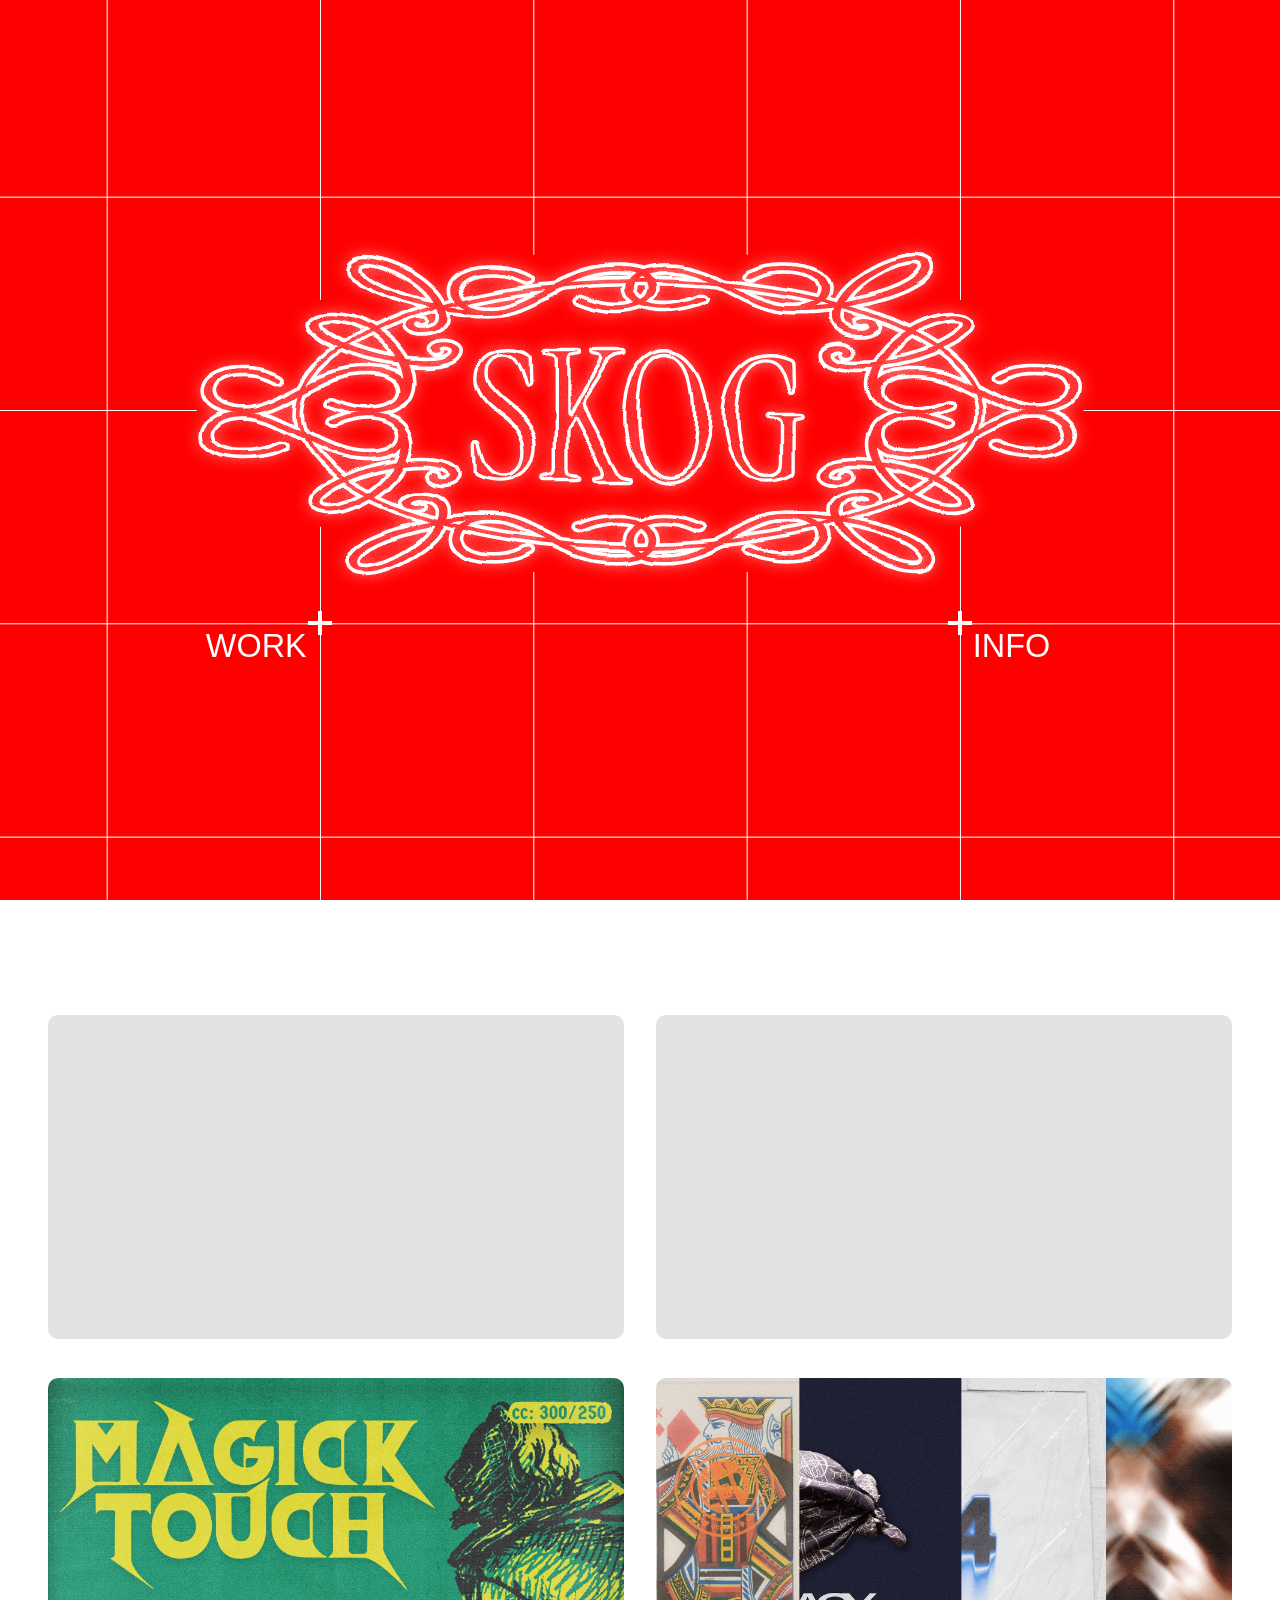
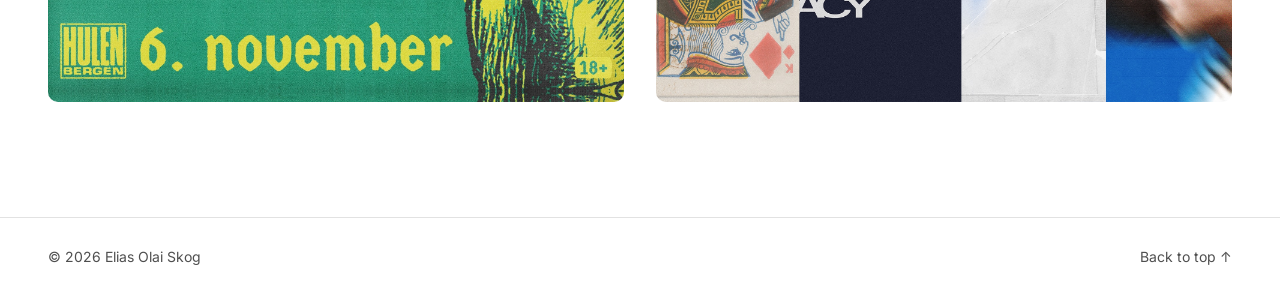
<file: index.html>
<!doctype html>
<html lang="en">
<head>
  <meta charset="utf-8">
  <meta name="viewport" content="width=device-width, initial-scale=1">
  <title>Elias Olai Skog – Graphic Designer</title>
  <meta name="description" content="Portfolio of Elias Olai Skog, graphic designer based in Bergen.">
  <link rel="preconnect" href="https://fonts.googleapis.com">
  <link rel="preconnect" href="https://fonts.gstatic.com" crossorigin>
  <link href="https://fonts.googleapis.com/css2?family=Oswald:wght@200..700&family=Inter:wght@400;500;600&display=swap" rel="stylesheet">
  <link rel="icon" type="image/png" href="assets/favicon.png">
  <link rel="stylesheet" href="style.css">
</head>
<body class="har-intro">

  <!-- ===== Header ===== -->
  <header class="header">
    <!-- Logoen: assets/Top Logo_1.svg, byttes til Top Logo_2.svg ved hover -->
    <nav class="wrap header-inner">
      <a href="#arbeid" class="nav-link">WORK</a>
      <a href="./" class="logo"><img class="logo-standard" src="assets/Top%20Logo_1.svg" alt="Elias Olai Skog – back to home"><img class="logo-hover" src="assets/Top%20Logo_2.svg" alt="" aria-hidden="true"></a>
      <a href="#info" class="nav-link nav-right">INFO</a>
    </nav>
  </header>

  <main>
    <!-- ===== Forside (det første man ser) =====
         Rutenettet har 6 kolonner med kvadratiske ruter. Logo, WORK og INFO
         er plassert på kryssene i rutenettet, akkurat som i Photoshop-skissen. -->
    <section class="intro" aria-label="Home">
      <!-- Filtre for skog-logoen: håndtegnet skjelving, vann og blekk (velges i script.js) -->
      <svg width="0" height="0" style="position:absolute" aria-hidden="true">
        <filter id="skog-wiggle" x="-2%" y="-5%" width="104%" height="110%">
          <feTurbulence type="fractalNoise" baseFrequency="0.02" numOctaves="2" seed="1" result="noise" />
          <feDisplacementMap in="SourceGraphic" in2="noise" scale="3" xChannelSelector="R" yChannelSelector="G" />
        </filter>
        <!-- Vanneffekt: myk, flytende bølging (styres fra script.js) -->
        <filter id="skog-vann" x="-3%" y="-8%" width="106%" height="116%" primitiveUnits="objectBoundingBox">
          <feTurbulence type="fractalNoise" baseFrequency="1.5 4" numOctaves="1" seed="4" result="noise" />
          <feDisplacementMap in="SourceGraphic" in2="noise" scale="0.008" xChannelSelector="R" yChannelSelector="G" />
        </filter>
        <!-- Blekk i vann: de hvite strekene forvrenges sakte, som blekk som flyter i vann,
             med en myk, kornete glow rundt. Grainen ligger bare på glowen,
             så selve logoen forblir hel (styres fra script.js) -->
        <filter id="skog-blekk" x="-10%" y="-25%" width="120%" height="150%" color-interpolation-filters="sRGB">
          <feTurbulence type="fractalNoise" baseFrequency="0.012" numOctaves="2" seed="3" result="stroem" />
          <feDisplacementMap in="SourceGraphic" in2="stroem" scale="10" xChannelSelector="R" yChannelSelector="G" result="blekk" />
          <feGaussianBlur in="blekk" stdDeviation="3" result="mykt" />
          <!-- Grain: baseFrequency styrer kornstørrelsen (høyere = finere korn),
               tallene «1.6 … 0.15» i kornmasken styrer hvor sterkt det er (lavere 1.6 = svakere) -->
          <feTurbulence type="fractalNoise" baseFrequency="1.8" numOctaves="1" seed="1" result="korn" />
          <feColorMatrix in="korn" type="matrix" values="0 0 0 0 1  0 0 0 0 1  0 0 0 0 1  1.6 0 0 0 0.15" result="kornmaske" />
          <feComposite in="mykt" in2="kornmaske" operator="in" result="sloerKorn" />
          <feColorMatrix in="sloerKorn" type="matrix" values="1 0 0 0 0  0 1 0 0 0  0 0 1 0 0  0 0 0 0.75 0" result="sloerSvak" />
          <feMerge>
            <feMergeNode in="sloerSvak" />
            <feMergeNode in="blekk" />
          </feMerge>
        </filter>
      </svg>
      <h1 class="intro-logo">
        <img src="assets/Skog%20Forside.svg" alt="Skog – Elias Olai Skog, graphic designer">
      </h1>
      <a href="#arbeid" class="intro-link intro-work">
        <span class="plus" aria-hidden="true"></span><span class="label">WORK</span>
      </a>
      <a href="#info" class="intro-link intro-about">
        <span class="plus" aria-hidden="true"></span><span class="label">INFO</span>
      </a>
    </section>

    <!-- ===== Prosjektgalleri =====
         Plassholdere – byttes ut med ekte prosjekter senere.
         Nytt prosjekt: kopier en <a class="card">-blokk, bytt bilde,
         tittel og årstall, og lenk til en egen prosjektside. -->
    <section id="arbeid" class="section">
      <div class="wrap">
        <div class="grid">

          <a href="prosjekter/arboretet.html" class="card reveal">
            <div class="card-img">
              <video src="prosjekter/Prosjekt%201/arboretet-video.mp4" autoplay muted loop playsinline preload="auto" aria-label="Logo animation for Arboretet"></video>
              <div class="card-meta"><strong>Arboretet</strong><span>2026</span></div>
            </div>
          </a>

          <a href="prosjekter/cinematic-animation.html" class="card reveal">
            <div class="card-img">
              <video src="prosjekter/Prosjekt%202/cinematic-square-thumbnail.mp4" autoplay muted loop playsinline preload="auto" aria-label="Cinematic animation"></video>
              <div class="card-meta"><strong>Cinematic Animation</strong><span>2025</span></div>
            </div>
          </a>

          <a href="prosjekter/magick-touch.html" class="card reveal">
            <div class="card-img">
              <img src="prosjekter/Prosjekt%203/1-banner-thumbnail.jpg" alt="Banner for the Magick Touch concert at HULEN Bergen">
              <div class="card-meta"><strong>Magick Touch</strong><span>2026</span></div>
            </div>
          </a>

          <a href="prosjekter/album-covers.html" class="card reveal">
            <div class="card-img">
              <img src="prosjekter/Prosjekt%204/web/thumbnail.jpg" alt="Album covers by Elias Olai Skog">
              <div class="card-meta"><strong>Album Covers</strong><span>2024–2026</span></div>
            </div>
          </a>

        </div>
      </div>
    </section>

  </main>

  <footer class="footer">
    <div class="wrap">
      <span>© <span data-year>2026</span> Elias Olai Skog</span>
      <a href="#">Back to top ↑</a>
    </div>
  </footer>

  <script src="script.js"></script>
</body>
</html>
</file>
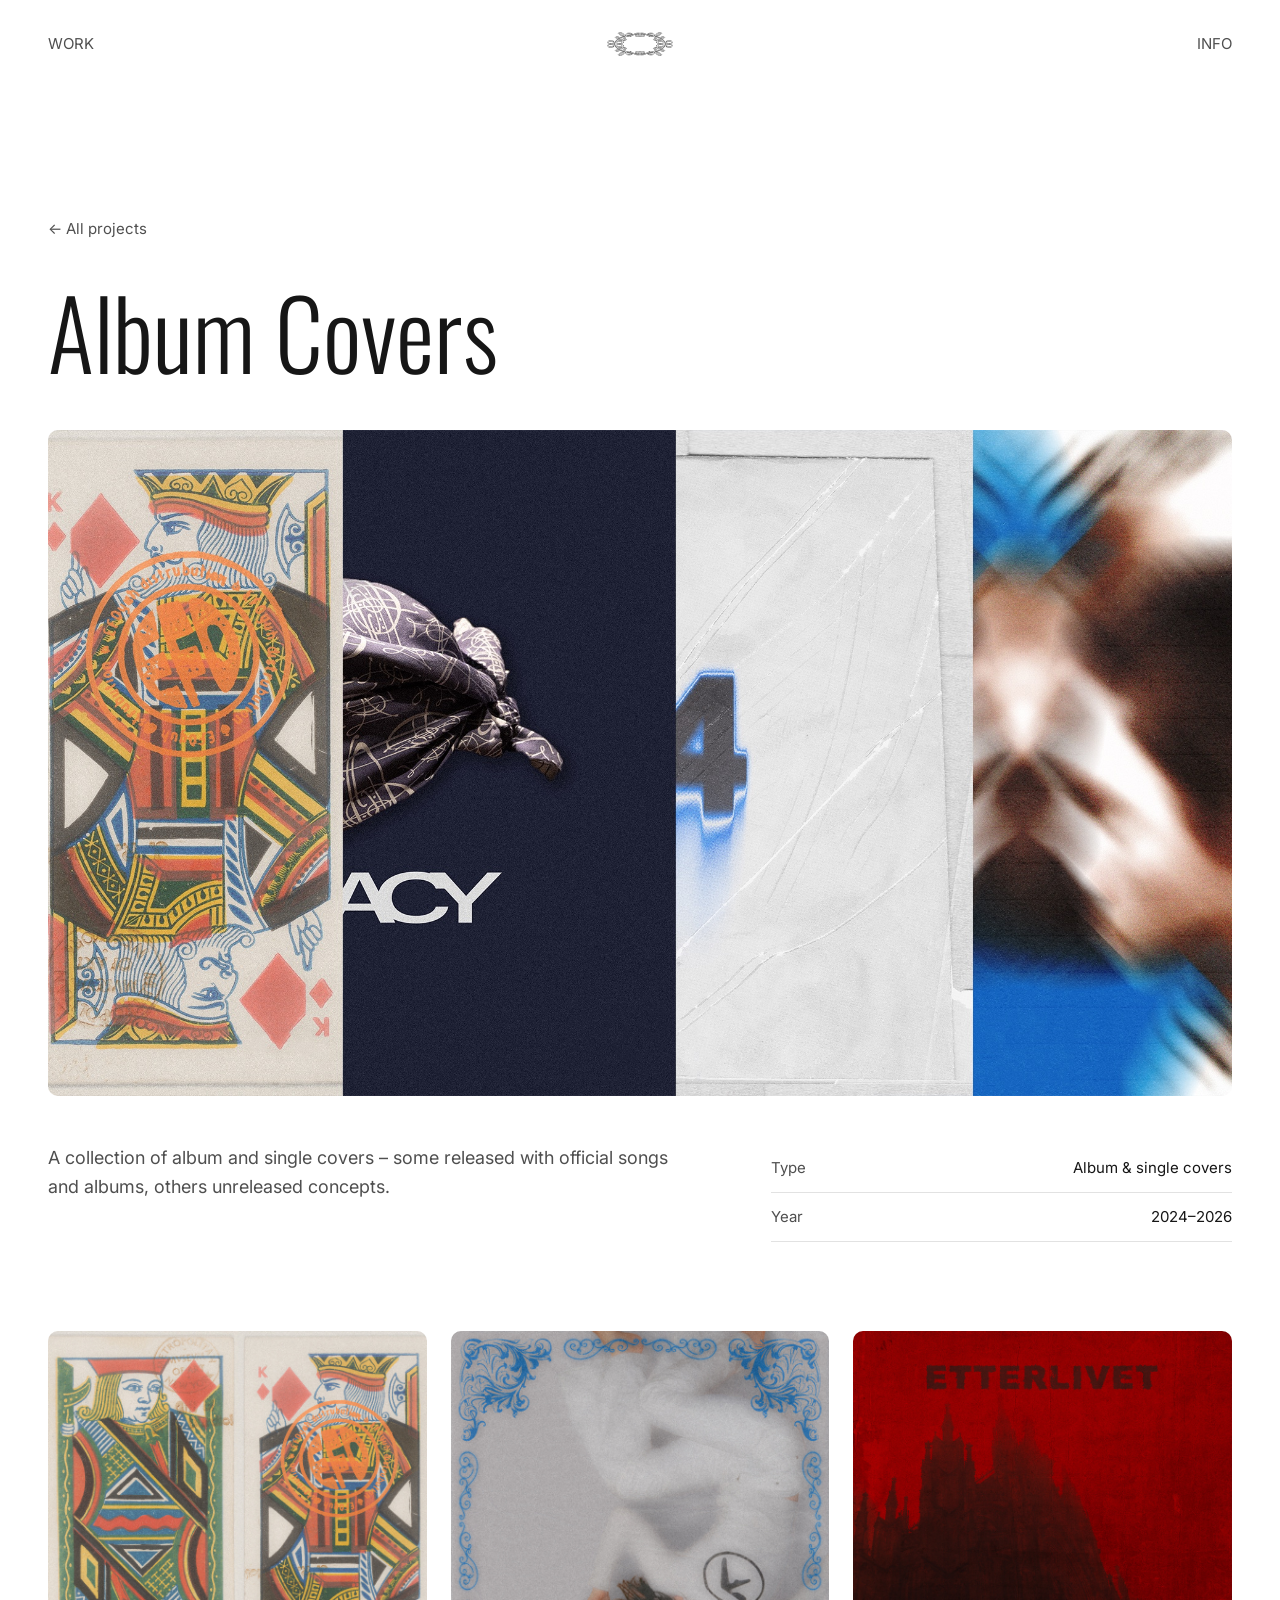
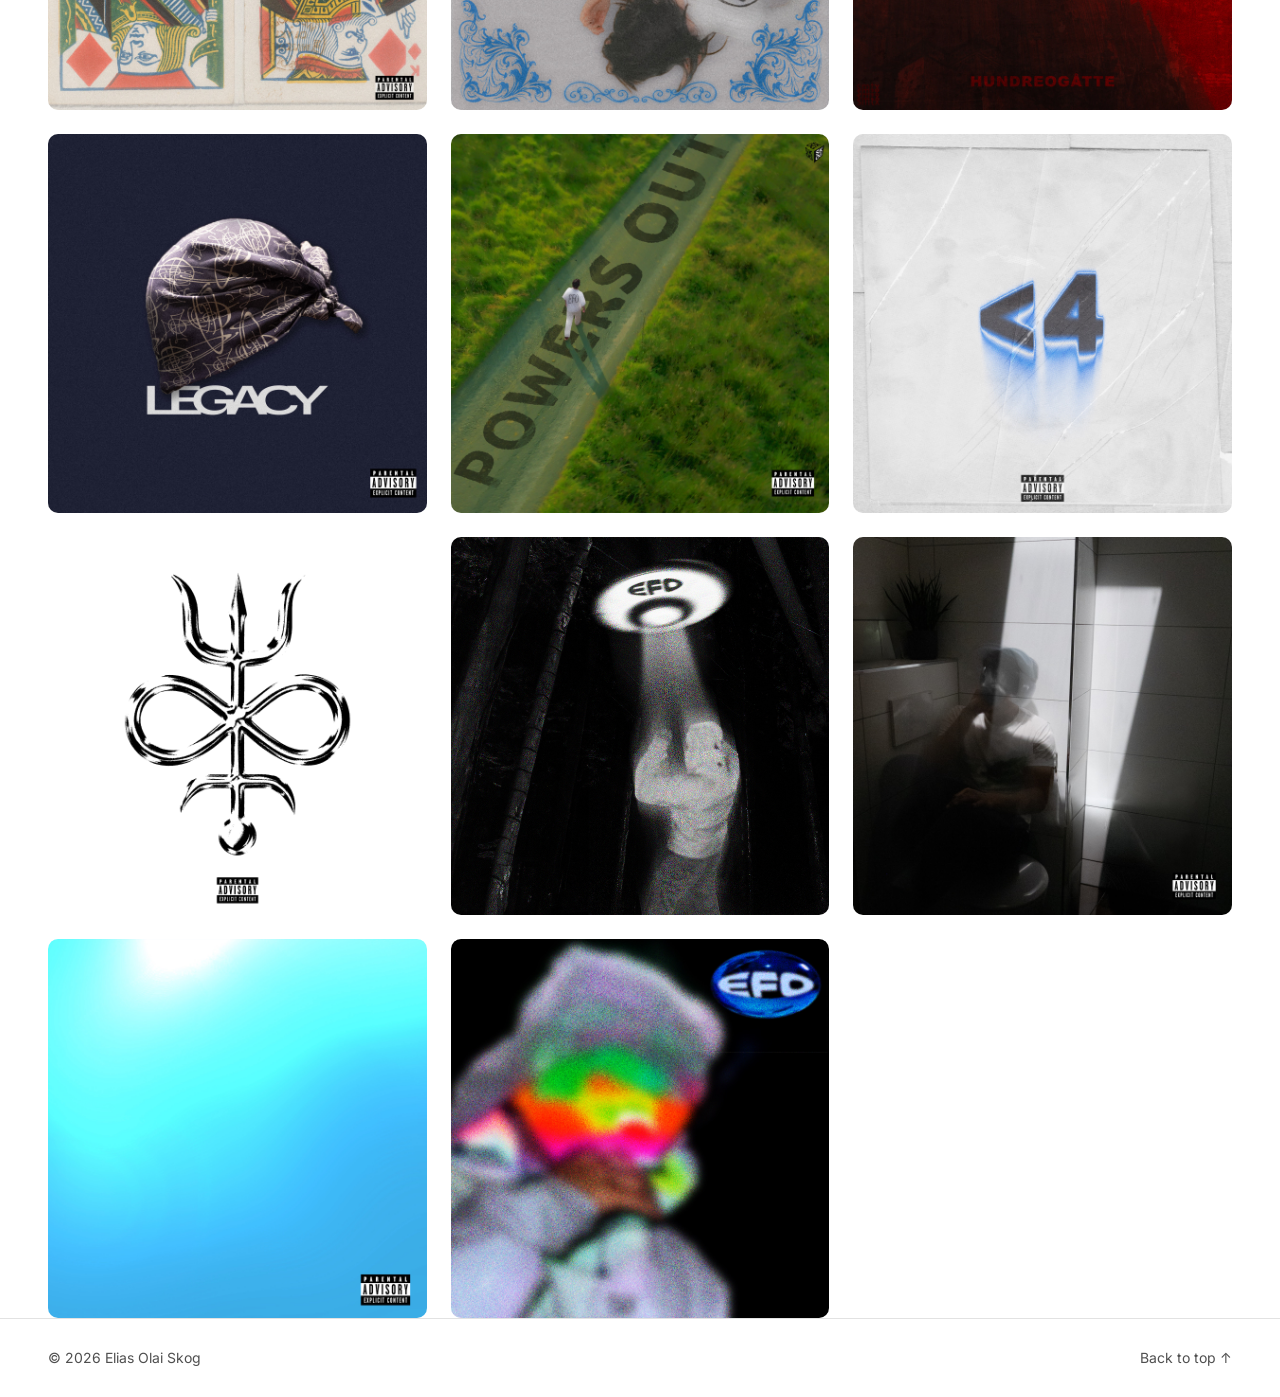
<file: prosjekter/album-covers.html>
<!doctype html>
<html lang="en">
<head>
  <meta charset="utf-8">
  <meta name="viewport" content="width=device-width, initial-scale=1">
  <title>Album Covers – Elias Olai Skog</title>
  <link rel="preconnect" href="https://fonts.googleapis.com">
  <link rel="preconnect" href="https://fonts.gstatic.com" crossorigin>
  <link href="https://fonts.googleapis.com/css2?family=Oswald:wght@200..700&family=Inter:wght@400;500;600&display=swap" rel="stylesheet">
  <link rel="icon" type="image/png" href="../assets/favicon.png">
  <link rel="stylesheet" href="../style.css">
</head>
<body>

  <header class="header">
    <nav class="wrap header-inner">
      <a href="../#arbeid" class="nav-link">WORK</a>
      <a href="../" class="logo"><img class="logo-standard" src="../assets/Top%20Logo_1.svg" alt="Elias Olai Skog – back to home"><img class="logo-hover" src="../assets/Top%20Logo_2.svg" alt="" aria-hidden="true"></a>
      <a href="#info" class="nav-link nav-right">INFO</a>
    </nav>
  </header>

  <main class="wrap">
    <section class="project-hero">
      <a href="../#arbeid" class="back">← All projects</a>
      <h1 class="reveal">Album Covers</h1>
    </section>

    <div class="card-img reveal" style="aspect-ratio: 16/9">
      <img src="Prosjekt%204/web/thumbnail.jpg" alt="Album covers by Elias Olai Skog">
    </div>

    <section class="project-info">
      <div class="reveal">
        <p>A collection of album and single covers – some released with official songs and albums, others unreleased concepts.</p>
      </div>
      <ul class="facts reveal">
        <li><span>Type</span><span>Album &amp; single covers</span></li>
        <li><span>Year</span><span>2024–2026</span></li>
      </ul>
    </section>

    <!-- Coverne vises i rekkefølge 1–11. Nytt cover: legg til en ny <img>-linje. -->
    <section class="cover-grid">
        <img class="reveal" src="Prosjekt%204/web/cover-01.jpg" alt="Album cover 1" loading="lazy">
        <img class="reveal" src="Prosjekt%204/web/cover-02.jpg" alt="Album cover 2" loading="lazy">
        <img class="reveal" src="Prosjekt%204/web/cover-03.jpg" alt="Album cover 3" loading="lazy">
        <img class="reveal" src="Prosjekt%204/web/cover-04.jpg" alt="Album cover 4" loading="lazy">
        <img class="reveal" src="Prosjekt%204/web/cover-05.jpg" alt="Album cover 5" loading="lazy">
        <img class="reveal" src="Prosjekt%204/web/cover-06.jpg" alt="Album cover 6" loading="lazy">
        <img class="reveal" src="Prosjekt%204/web/cover-07.jpg" alt="Album cover 7" loading="lazy">
        <img class="reveal" src="Prosjekt%204/web/cover-08.jpg" alt="Album cover 8" loading="lazy">
        <img class="reveal" src="Prosjekt%204/web/cover-09.jpg" alt="Album cover 9" loading="lazy">
        <img class="reveal" src="Prosjekt%204/web/cover-10.jpg" alt="Album cover 10" loading="lazy">
        <img class="reveal" src="Prosjekt%204/web/cover-11.jpg" alt="Album cover 11" loading="lazy">
    </section>

  </main>

  <footer class="footer">
    <div class="wrap">
      <span>© <span data-year>2026</span> Elias Olai Skog</span>
      <a href="#">Back to top ↑</a>
    </div>
  </footer>

  <script src="../script.js"></script>
</body>
</html>
</file>
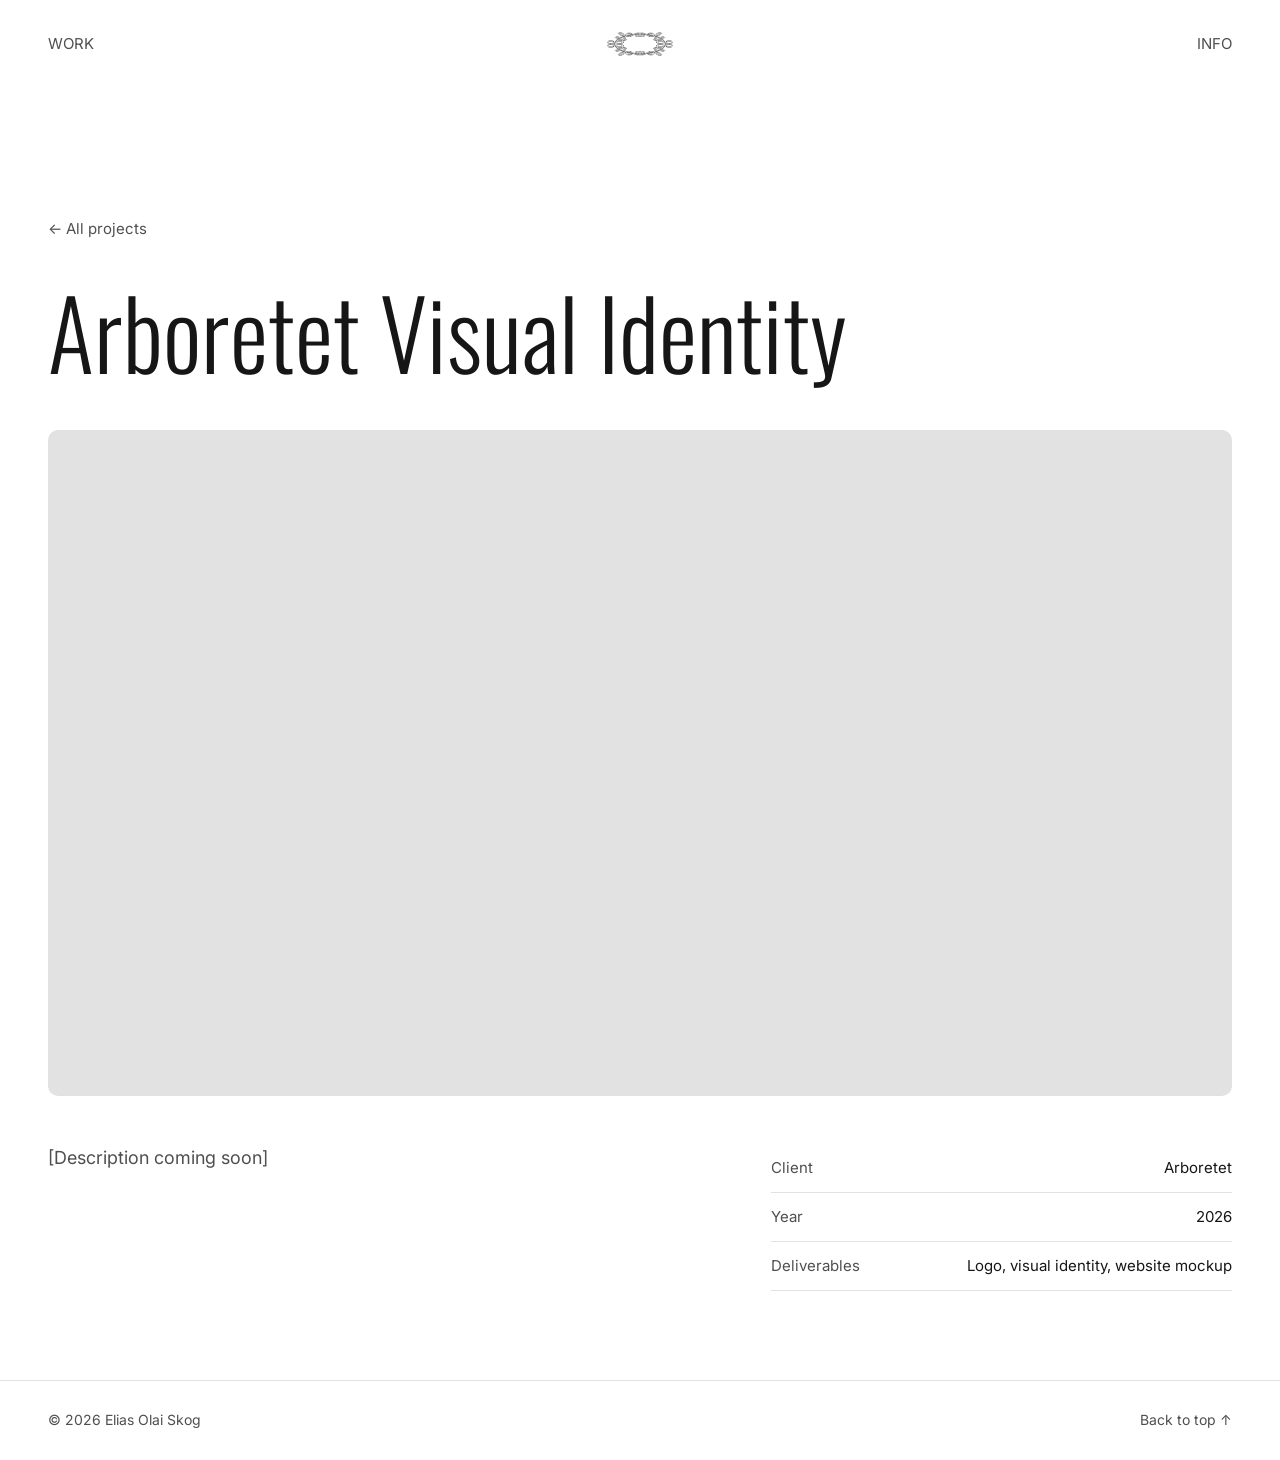
<file: prosjekter/arboretet.html>
<!doctype html>
<html lang="en">
<head>
  <meta charset="utf-8">
  <meta name="viewport" content="width=device-width, initial-scale=1">
  <title>Arboretet Visual Identity – Elias Olai Skog</title>
  <link rel="preconnect" href="https://fonts.googleapis.com">
  <link rel="preconnect" href="https://fonts.gstatic.com" crossorigin>
  <link href="https://fonts.googleapis.com/css2?family=Oswald:wght@200..700&family=Inter:wght@400;500;600&display=swap" rel="stylesheet">
  <link rel="icon" type="image/png" href="../assets/favicon.png">
  <link rel="stylesheet" href="../style.css">
</head>
<body>

  <header class="header">
    <nav class="wrap header-inner">
      <a href="../#arbeid" class="nav-link">WORK</a>
      <a href="../" class="logo"><img class="logo-standard" src="../assets/Top%20Logo_1.svg" alt="Elias Olai Skog – back to home"><img class="logo-hover" src="../assets/Top%20Logo_2.svg" alt="" aria-hidden="true"></a>
      <a href="#info" class="nav-link nav-right">INFO</a>
    </nav>
  </header>

  <main class="wrap">
    <section class="project-hero">
      <a href="../#arbeid" class="back">← All projects</a>
      <h1 class="reveal">Arboretet Visual Identity</h1>
    </section>

    <div class="card-img reveal" style="aspect-ratio: 16/9">
      <video src="Prosjekt%201/arboretet-video.mp4" autoplay muted loop playsinline preload="auto" aria-label="Logo animation for Arboretet"></video>
    </div>

    <section class="project-info">
      <div class="reveal">
        <p>[Description coming soon]</p>
      </div>
      <ul class="facts reveal">
        <li><span>Client</span><span>Arboretet</span></li>
        <li><span>Year</span><span>2026</span></li>
        <li><span>Deliverables</span><span>Logo, visual identity, website mockup</span></li>
      </ul>
    </section>

    <!-- Flere bilder/videoer av prosjektet kan legges her, f.eks.:
    <section class="project-images">
      <div class="pair">
        <img class="reveal" src="Prosjekt%201/bilde-1.jpg" alt="">
        <img class="reveal" src="Prosjekt%201/bilde-2.jpg" alt="">
      </div>
      <img class="reveal" src="Prosjekt%201/bilde-3.jpg" alt="">
    </section>
    -->

  </main>

  <footer class="footer">
    <div class="wrap">
      <span>© <span data-year>2026</span> Elias Olai Skog</span>
      <a href="#">Back to top ↑</a>
    </div>
  </footer>

  <script src="../script.js"></script>
</body>
</html>
</file>
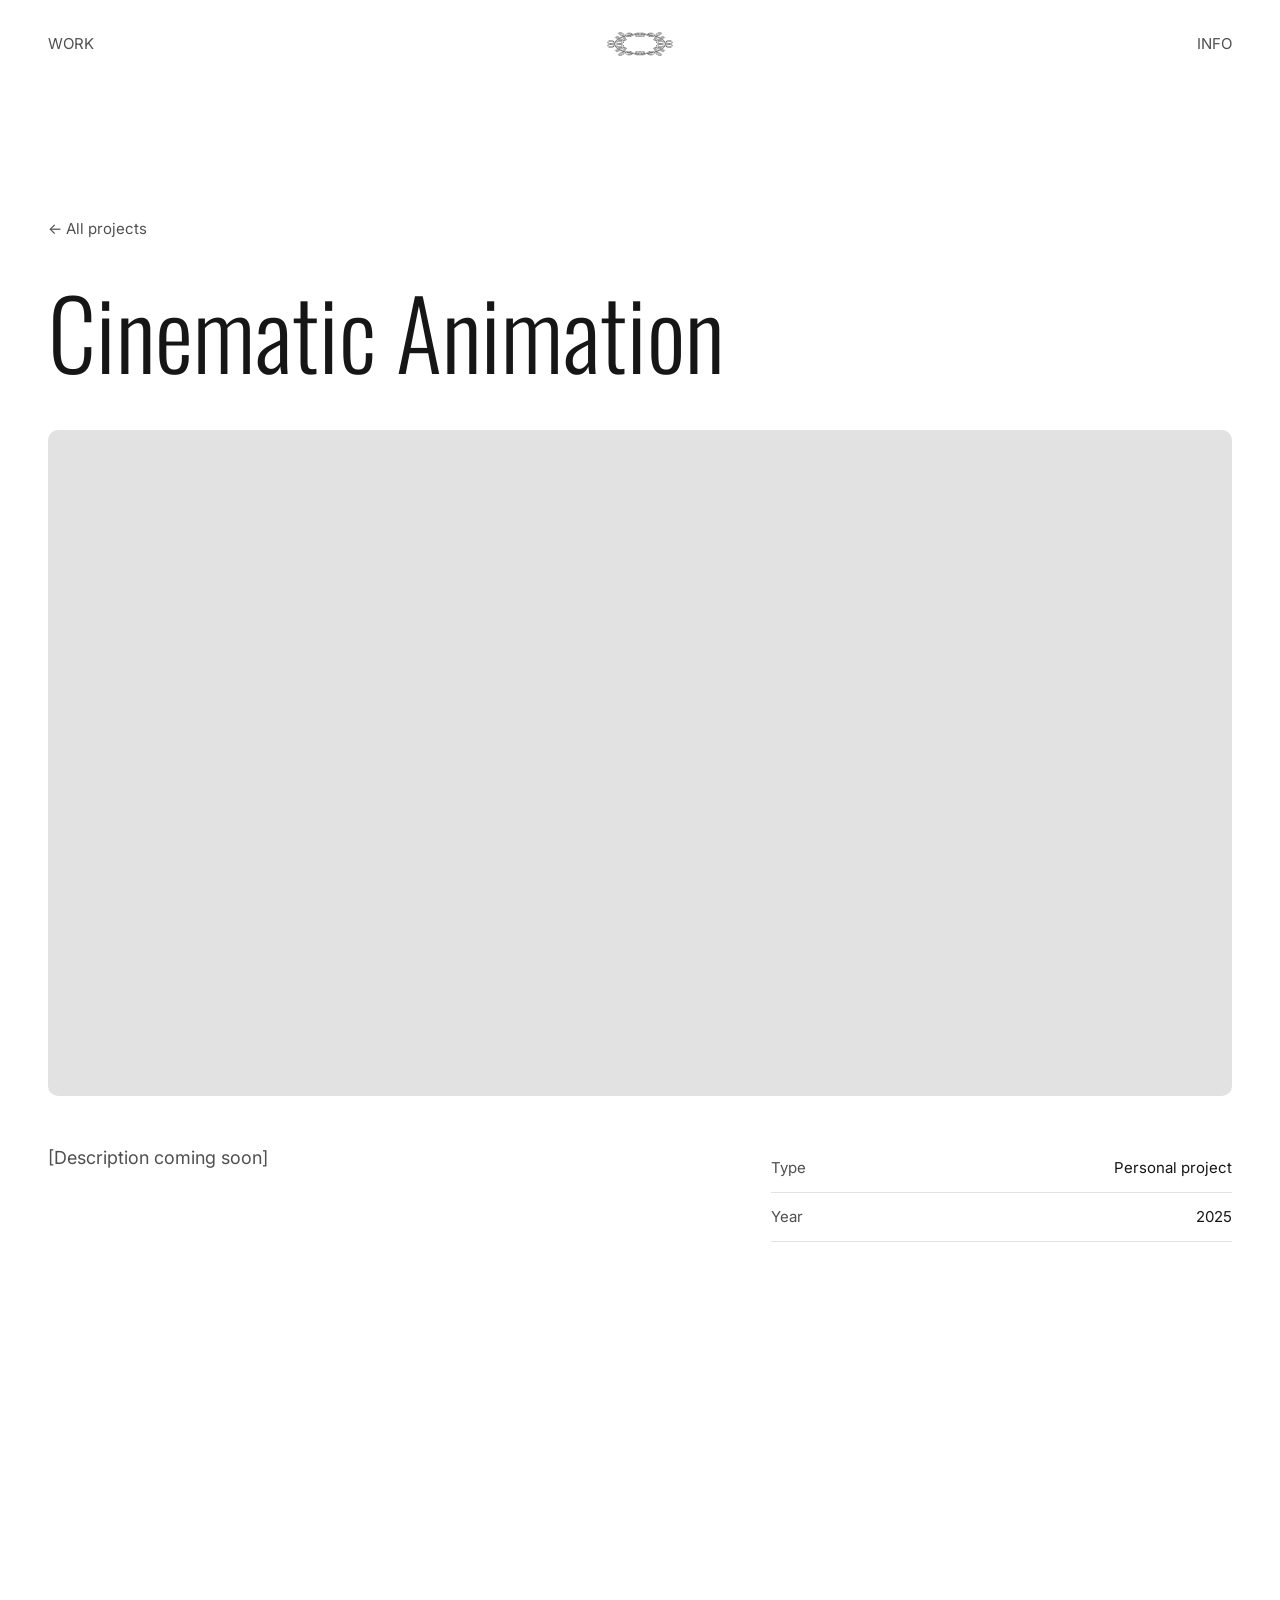
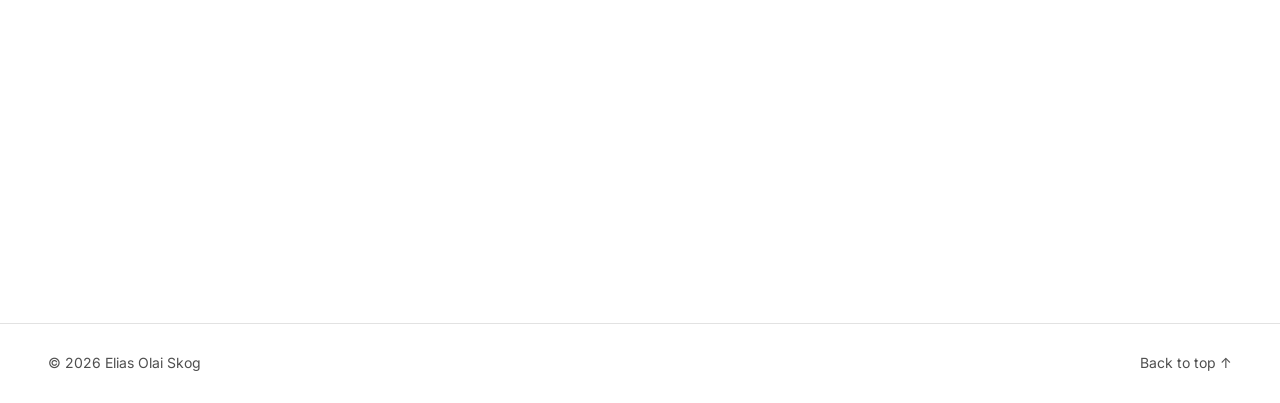
<file: prosjekter/cinematic-animation.html>
<!doctype html>
<html lang="en">
<head>
  <meta charset="utf-8">
  <meta name="viewport" content="width=device-width, initial-scale=1">
  <title>Cinematic Animation – Elias Olai Skog</title>
  <link rel="preconnect" href="https://fonts.googleapis.com">
  <link rel="preconnect" href="https://fonts.gstatic.com" crossorigin>
  <link href="https://fonts.googleapis.com/css2?family=Oswald:wght@200..700&family=Inter:wght@400;500;600&display=swap" rel="stylesheet">
  <link rel="icon" type="image/png" href="../assets/favicon.png">
  <link rel="stylesheet" href="../style.css">
</head>
<body>

  <header class="header">
    <nav class="wrap header-inner">
      <a href="../#arbeid" class="nav-link">WORK</a>
      <a href="../" class="logo"><img class="logo-standard" src="../assets/Top%20Logo_1.svg" alt="Elias Olai Skog – back to home"><img class="logo-hover" src="../assets/Top%20Logo_2.svg" alt="" aria-hidden="true"></a>
      <a href="#info" class="nav-link nav-right">INFO</a>
    </nav>
  </header>

  <main class="wrap">
    <section class="project-hero">
      <a href="../#arbeid" class="back">← All projects</a>
      <h1 class="reveal">Cinematic Animation</h1>
    </section>

    <div class="card-img reveal" style="aspect-ratio: 16/9">
      <video src="Prosjekt%202/cinematic-square.mp4" autoplay muted loop playsinline preload="auto" aria-label="Cinematic animation – square"></video>
    </div>

    <section class="project-info">
      <div class="reveal">
        <p>[Description coming soon]</p>
      </div>
      <ul class="facts reveal">
        <li><span>Type</span><span>Personal project</span></li>
        <li><span>Year</span><span>2025</span></li>
      </ul>
    </section>

    <section class="project-images">
      <video class="reveal" src="Prosjekt%202/cinematic-circle.mp4" autoplay muted loop playsinline preload="metadata" aria-label="Cinematic animation – circle"></video>
    </section>

  </main>

  <footer class="footer">
    <div class="wrap">
      <span>© <span data-year>2026</span> Elias Olai Skog</span>
      <a href="#">Back to top ↑</a>
    </div>
  </footer>

  <script src="../script.js"></script>
</body>
</html>
</file>
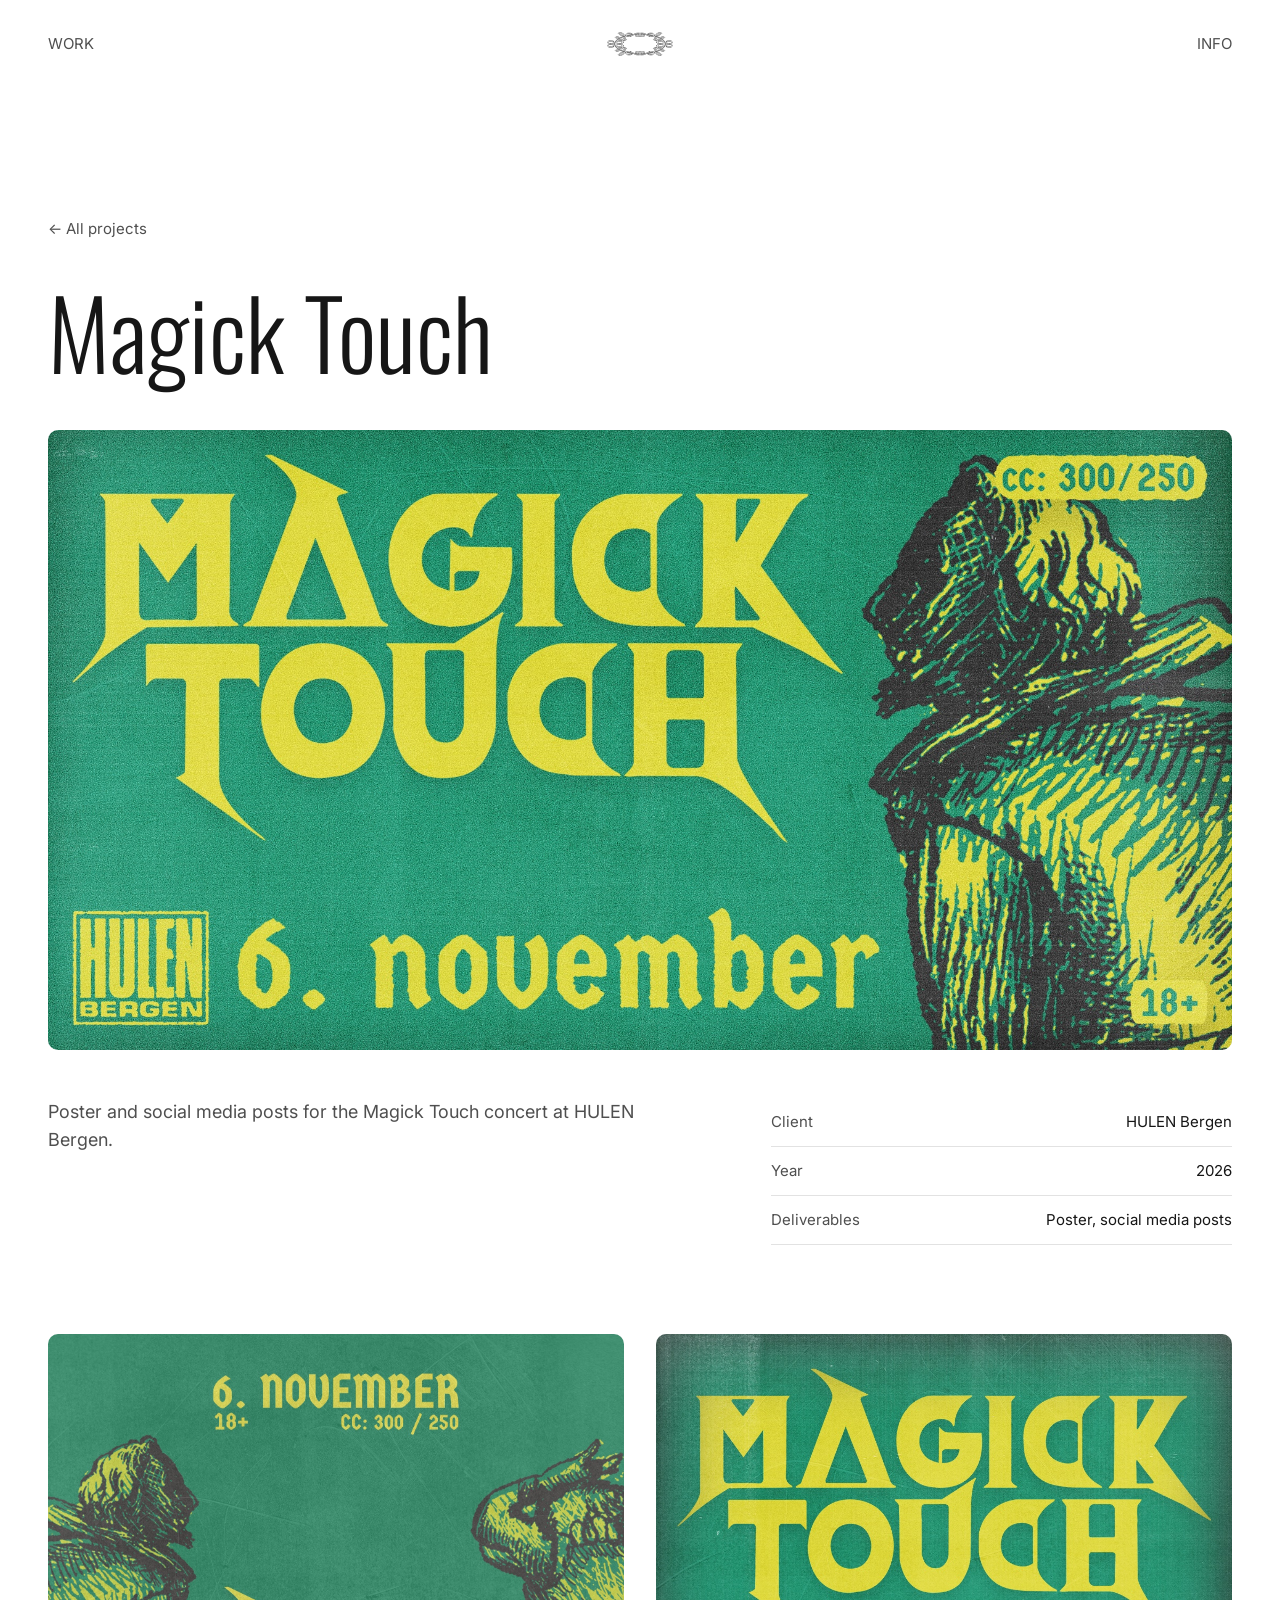
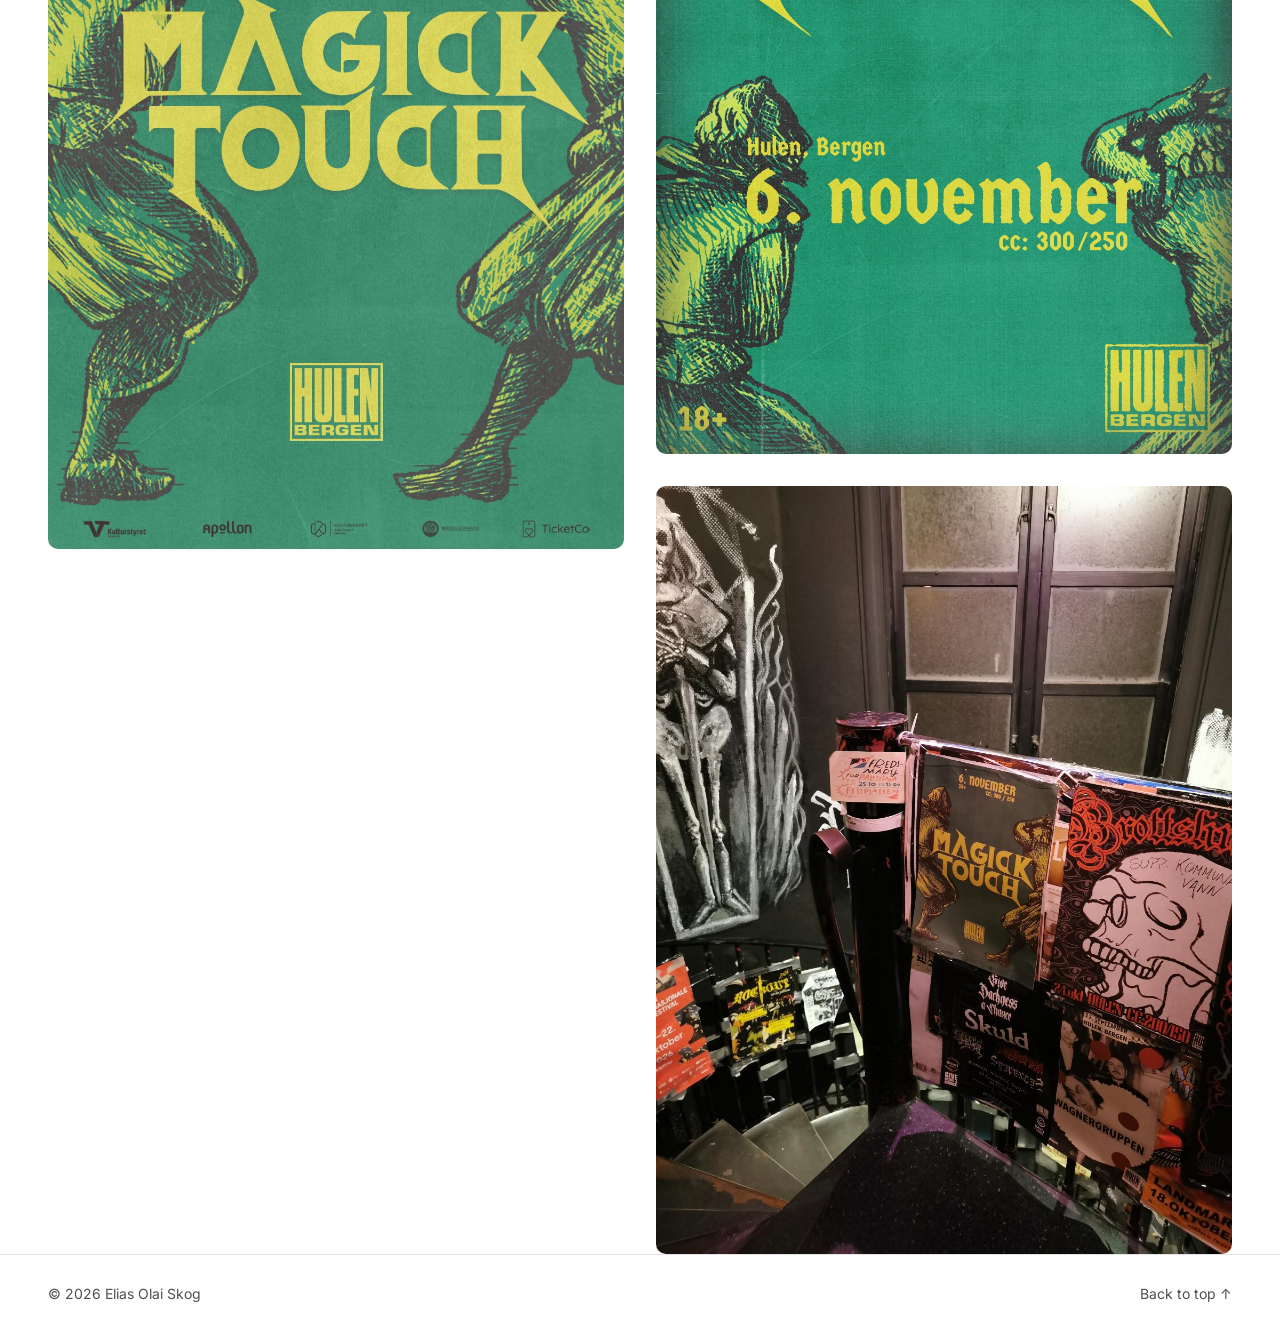
<file: prosjekter/magick-touch.html>
<!doctype html>
<html lang="en">
<head>
  <meta charset="utf-8">
  <meta name="viewport" content="width=device-width, initial-scale=1">
  <title>Magick Touch – Elias Olai Skog</title>
  <link rel="preconnect" href="https://fonts.googleapis.com">
  <link rel="preconnect" href="https://fonts.gstatic.com" crossorigin>
  <link href="https://fonts.googleapis.com/css2?family=Oswald:wght@200..700&family=Inter:wght@400;500;600&display=swap" rel="stylesheet">
  <link rel="icon" type="image/png" href="../assets/favicon.png">
  <link rel="stylesheet" href="../style.css">
</head>
<body>

  <header class="header">
    <nav class="wrap header-inner">
      <a href="../#arbeid" class="nav-link">WORK</a>
      <a href="../" class="logo"><img class="logo-standard" src="../assets/Top%20Logo_1.svg" alt="Elias Olai Skog – back to home"><img class="logo-hover" src="../assets/Top%20Logo_2.svg" alt="" aria-hidden="true"></a>
      <a href="#info" class="nav-link nav-right">INFO</a>
    </nav>
  </header>

  <main class="wrap">
    <section class="project-hero">
      <a href="../#arbeid" class="back">← All projects</a>
      <h1 class="reveal">Magick Touch</h1>
    </section>

    <div class="card-img reveal" style="aspect-ratio: 1920/1005">
      <img src="Prosjekt%203/1-banner.jpg" alt="Banner for Magick Touch at HULEN Bergen">
    </div>

    <section class="project-info">
      <div class="reveal">
        <p>Poster and social media posts for the Magick Touch concert at HULEN Bergen.</p>
      </div>
      <ul class="facts reveal">
        <li><span>Client</span><span>HULEN Bergen</span></li>
        <li><span>Year</span><span>2026</span></li>
        <li><span>Deliverables</span><span>Poster, social media posts</span></li>
      </ul>
    </section>

    <section class="project-images">
      <div class="pair">
        <img class="reveal" src="Prosjekt%203/2-plakat.jpg" alt="Poster for Magick Touch at HULEN Bergen">
        <div class="stack">
          <img class="reveal" src="Prosjekt%203/3-some.jpg" alt="Social media post for Magick Touch at HULEN Bergen">
          <img class="reveal" src="Prosjekt%203/4-praksis.jpg" alt="The Magick Touch poster hanging at HULEN Bergen" loading="lazy">
        </div>
      </div>
    </section>

  </main>

  <footer class="footer">
    <div class="wrap">
      <span>© <span data-year>2026</span> Elias Olai Skog</span>
      <a href="#">Back to top ↑</a>
    </div>
  </footer>

  <script src="../script.js"></script>
</body>
</html>
</file>
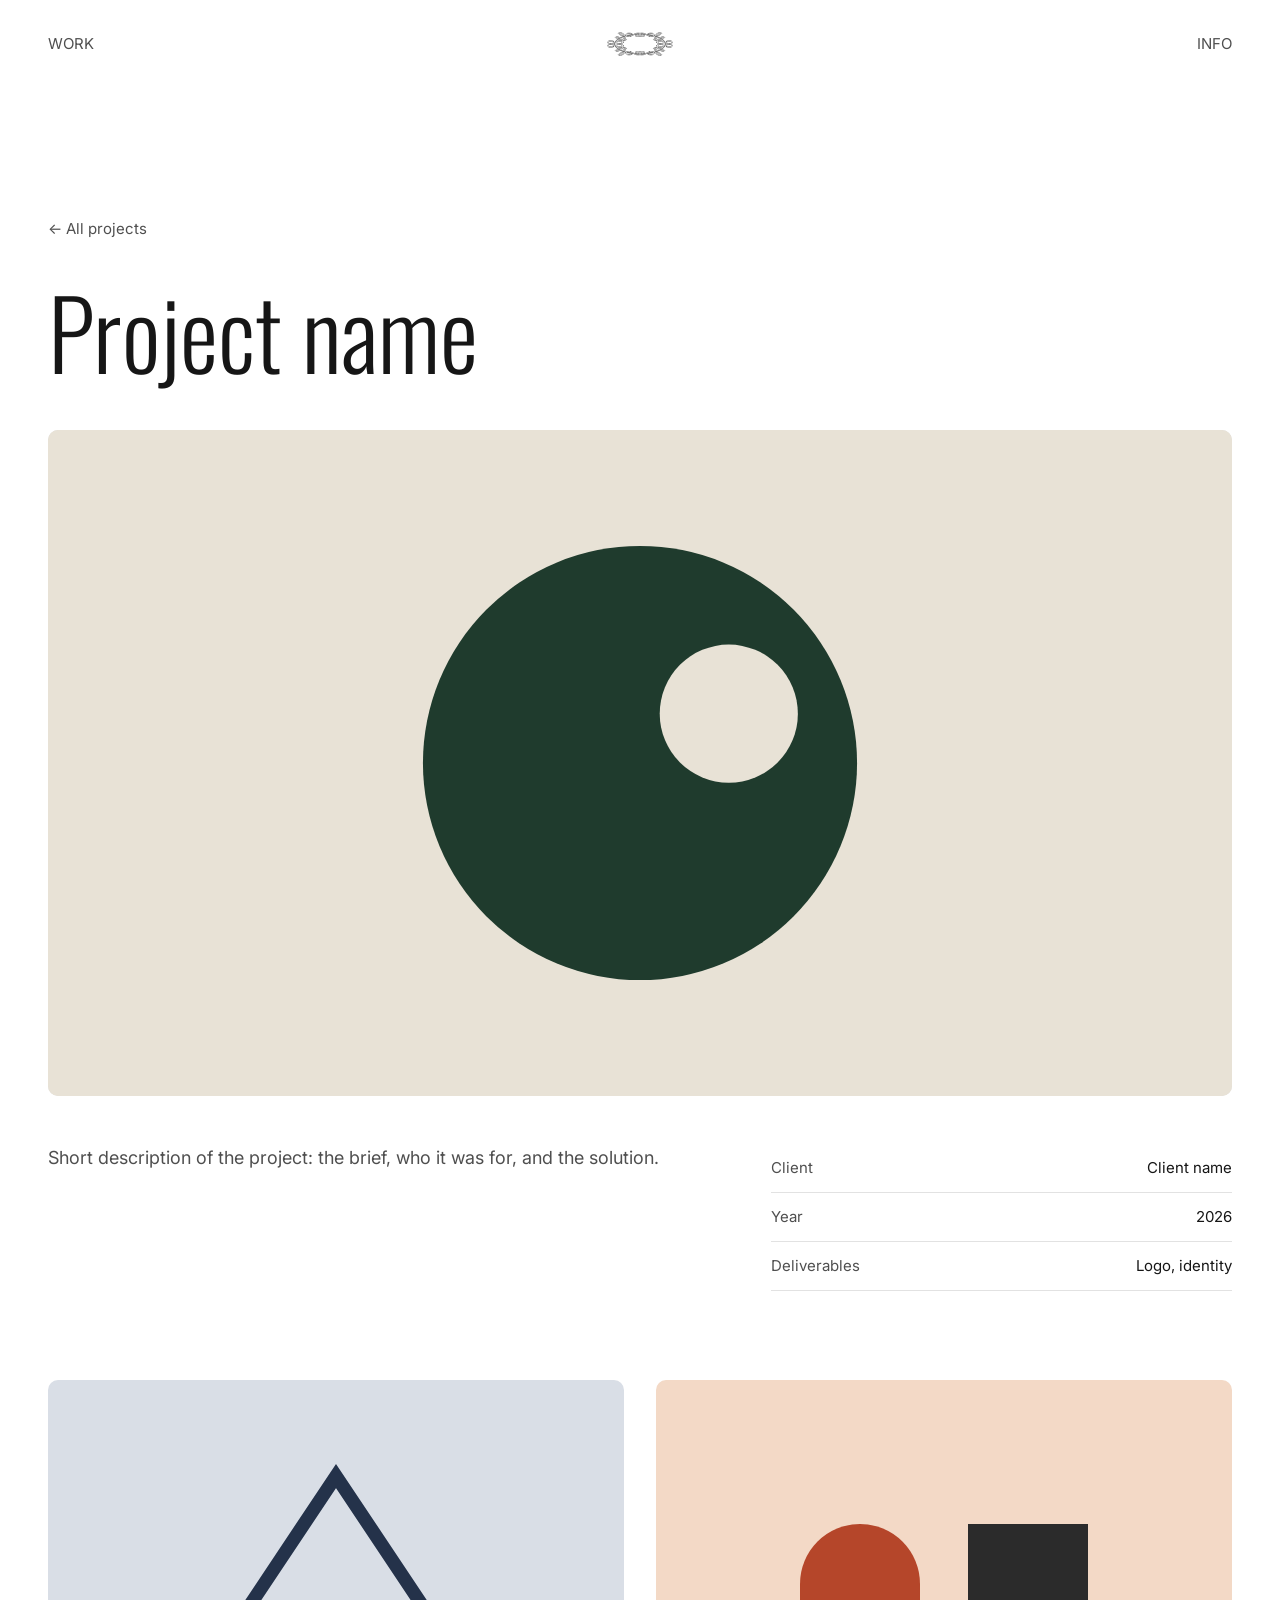
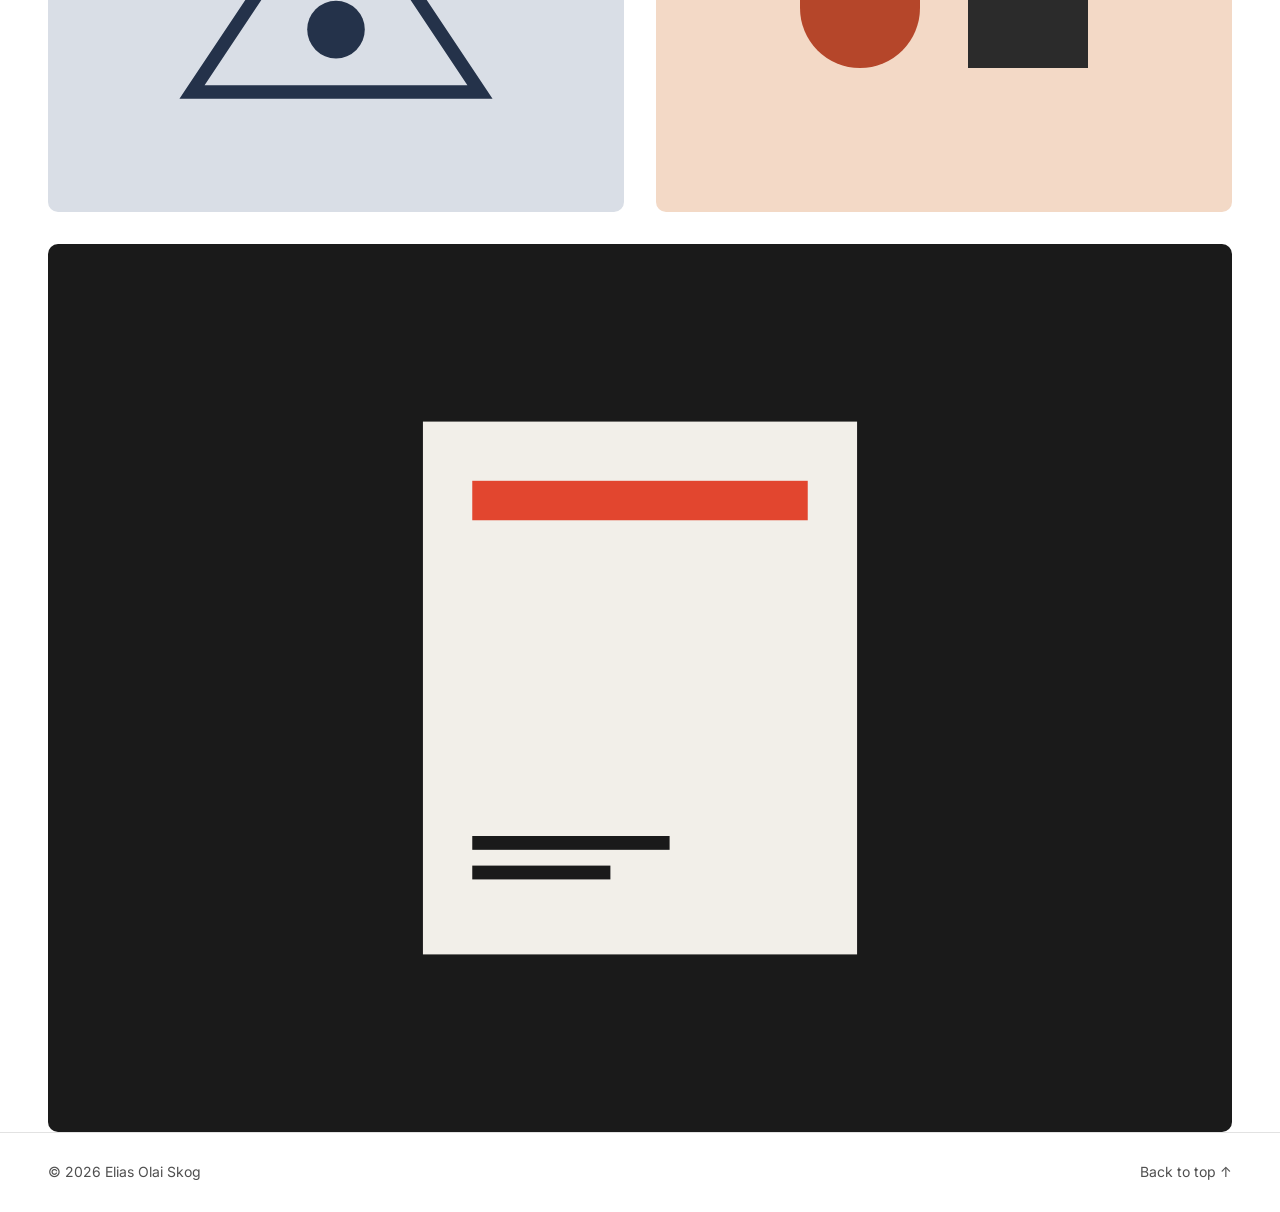
<file: prosjekter/prosjekt.html>
<!doctype html>
<html lang="en">
<head>
  <meta charset="utf-8">
  <meta name="viewport" content="width=device-width, initial-scale=1">
  <!-- MAL: Kopier denne filen for hvert prosjekt (f.eks. prosjektnavn.html) og bytt innholdet. -->
  <title>Project name – Elias Olai Skog</title>
  <link rel="preconnect" href="https://fonts.googleapis.com">
  <link rel="preconnect" href="https://fonts.gstatic.com" crossorigin>
  <link href="https://fonts.googleapis.com/css2?family=Oswald:wght@200..700&family=Inter:wght@400;500;600&display=swap" rel="stylesheet">
  <link rel="icon" type="image/png" href="../assets/favicon.png">
  <link rel="stylesheet" href="../style.css">
</head>
<body>

  <header class="header">
    <nav class="wrap header-inner">
      <a href="../#arbeid" class="nav-link">WORK</a>
      <a href="../" class="logo"><img class="logo-standard" src="../assets/Top%20Logo_1.svg" alt="Elias Olai Skog – back to home"><img class="logo-hover" src="../assets/Top%20Logo_2.svg" alt="" aria-hidden="true"></a>
      <a href="#info" class="nav-link nav-right">INFO</a>
    </nav>
  </header>

  <main class="wrap">
    <section class="project-hero">
      <a href="../#arbeid" class="back">← All projects</a>
      <h1 class="reveal">Project name</h1>
    </section>

    <div class="card-img reveal" style="aspect-ratio: 16/9">
      <img src="../bilder/prosjekt-1.svg" alt="Main image">
    </div>

    <section class="project-info">
      <div class="reveal">
        <p>Short description of the project: the brief, who it was for, and the solution.</p>
      </div>
      <ul class="facts reveal">
        <li><span>Client</span><span>Client name</span></li>
        <li><span>Year</span><span>2026</span></li>
        <li><span>Deliverables</span><span>Logo, identity</span></li>
      </ul>
    </section>

    <!-- Bilder: bruk .pair for to bilder ved siden av hverandre, eller ett bilde i full bredde -->
    <section class="project-images">
      <div class="pair">
        <img class="reveal" src="../bilder/prosjekt-3.svg" alt="Detail 1">
        <img class="reveal" src="../bilder/prosjekt-4.svg" alt="Detail 2">
      </div>
      <img class="reveal" src="../bilder/prosjekt-2.svg" alt="Full-width image">
    </section>

  </main>

  <footer class="footer">
    <div class="wrap">
      <span>© <span data-year>2026</span> Elias Olai Skog</span>
      <a href="#">Back to top ↑</a>
    </div>
  </footer>

  <script src="../script.js"></script>
</body>
</html>
</file>
<file: style.css>
/* ==========================================================
   Portfolio – stilark
   Endre farger og fonter her i :root, så oppdateres hele siden.
   ========================================================== */

:root {
  --bg: #ffffff;
  --text: #161616;
  --muted: #4f4f4f;
  --line: #e2e2e2;
  --accent: #161616;

  --font-sans: "Inter", system-ui, -apple-system, sans-serif;
  --font-display: "Oswald", "Arial Narrow", sans-serif;   /* overskriftsfont */
  --display-weight: 300;   /* felles tykkelse for overskrifter: 200 (tynn) – 700 (fet) */

  --radius: 10px;   /* avrunding på bildehjørner */

  --max: 1280px;
  --gutter: clamp(20px, 4vw, 48px);
}

* { box-sizing: border-box; margin: 0; padding: 0; }

html { scroll-behavior: smooth; }

body {
  background: var(--bg);
  color: var(--text);
  font-family: var(--font-sans);
  font-size: 16px;
  line-height: 1.6;
  -webkit-font-smoothing: antialiased;
}

img { display: block; width: 100%; height: auto; }

a { color: inherit; text-decoration: none; }

.wrap {
  max-width: var(--max);
  margin: 0 auto;
  padding: 0 var(--gutter);
}

/* ---------- Header ---------- */

.header {
  position: sticky;
  top: 0;
  z-index: 10;
  background: color-mix(in srgb, var(--bg) 88%, transparent);
  backdrop-filter: blur(10px);
}

/* På forsiden er headeren skjult til man har scrollet forbi intro-skjermen */
.har-intro .header {
  position: fixed;
  left: 0;
  right: 0;
  transform: translateY(-100%);
  opacity: 0;
  pointer-events: none;
  transition: transform .4s ease, opacity .4s ease;
}
.har-intro .header.synlig { transform: none; opacity: 1; pointer-events: auto; }

/* Tre kolonner: lenke til venstre, logo i midten, lenke til høyre */
.header-inner {
  display: grid;
  grid-template-columns: 1fr auto 1fr;
  align-items: center;
  height: 88px;
}

.logo { display: grid; }
.logo img { grid-area: 1 / 1; justify-self: center; height: 24px; width: auto; }
/* Hover: Top Logo_1 byttes til Top Logo_2 */
.logo .logo-hover { opacity: 0; }
.logo:hover .logo-standard, .logo:focus-visible .logo-standard { opacity: 0; }
.logo:hover .logo-hover, .logo:focus-visible .logo-hover { opacity: 1; }   /* juster høyden for å endre logostørrelsen */

.nav-link { font-size: 15px; color: var(--muted); transition: color .2s; justify-self: start; }
.nav-link:hover { color: var(--text); }
.nav-right { justify-self: end; }

/* ---------- Forside / intro ----------
   --u er størrelsen på én rute i rutenettet (1/6 av bredden, men aldri
   så stor at det ikke får plass i høyden). Alt annet regnes ut fra den. */

.intro {
  --u: min(100vw / 6, 100svh / 3.375);
  --ox: calc(50vw - 3 * var(--u));          /* venstre kant av rutenettet */
  --oy: calc(50svh - 1.6875 * var(--u));    /* topp av rutenettet */
  --rod: #ff0000;                          /* bakgrunnsfarge på forsiden */
  --grid: #ffffff;                         /* farge på rutenettet */

  position: relative;
  height: 100svh;
  overflow: hidden;
  background-color: var(--rod);
  background-image:
    linear-gradient(to right, var(--grid) 1px, transparent 1px),
    linear-gradient(to bottom, var(--grid) 1px, transparent 1px);
  background-size: var(--u) var(--u);
  background-position: calc(var(--ox) + var(--u) / 2) calc(var(--oy) + var(--u) / 2);
}

.intro-logo {
  z-index: 1;
  position: absolute;
  left: 50%;
  top: calc(var(--oy) + 1.516 * var(--u));
  width: calc(4.156 * var(--u));
  transform: translate(-50%, -50%) scale(var(--logo-skala, 1));
  transform-origin: 50% 0;   /* krymper mot toppen */
  margin: 0;
}

/* Overgang fra den røde forsiden til den hvite siden under:
   mens man scroller, toner et hvitt lag gradvis inn over hele forsiden,
   og logoen krymper litt. --p går fra 0 (øverst) til 1 og settes i script.js. */
.intro { --p: 0; }
.intro::after {
  content: "";
  position: absolute;
  inset: 0;
  z-index: 2;
  pointer-events: none;
  background: var(--bg);
  opacity: var(--p);
}
@media (prefers-reduced-motion: no-preference) {
  .intro-logo { --logo-skala: calc(1 - 0.08 * var(--p)); }
}

/* Logoen gjøres hvit, og ovalen bak fylles med rødt så rutenettet ikke synes gjennom */
.intro-logo { background: var(--rod); border-radius: 50%; }
.intro-logo img { display: block; width: 100%; height: auto; filter: brightness(0) invert(1); }

/* Håndtegnet skjelving – slås av for dem som har valgt «reduser bevegelse» */
@media (prefers-reduced-motion: no-preference) {
  .intro[data-effekt="handtegnet"] .intro-logo img { filter: brightness(0) invert(1) url(#skog-wiggle); }
  .intro[data-effekt="vann"] .intro-logo img { filter: brightness(0) invert(1) url(#skog-vann); }
  .intro[data-effekt="blekk"] .intro-logo img { filter: brightness(0) invert(1) url(#skog-blekk); }
}

.intro-link {
  z-index: 1;
  position: absolute;
  top: calc(var(--oy) + 2.5 * var(--u));
  width: 0;
  height: 0;
  color: #fff;
  font-family: "Helvetica Neue", Helvetica, Arial, sans-serif;
}
.intro-work  { left: calc(var(--ox) + 1.5 * var(--u)); }
.intro-about { left: calc(var(--ox) + 4.5 * var(--u)); }

.intro-link .label {
  position: absolute;
  top: calc(0.033 * var(--u));
  font-size: max(13px, calc(0.152 * var(--u)));
  line-height: 1;
  white-space: nowrap;
}
.intro-work .label  { right: calc(0.0625 * var(--u)); }
.intro-about .label { left: calc(0.06 * var(--u)); }

/* Pluss-tegnet på krysset */
.plus {
  --ps: max(14px, calc(0.1125 * var(--u)));
  --pt: max(2.5px, calc(0.018 * var(--u)));   /* tykkelse på plusstegnet */
  position: absolute;
  width: var(--ps);
  height: var(--ps);
  left: calc(var(--ps) / -2);
  top: calc(var(--ps) / -2);
  transition: transform .35s ease;
}
.plus::before, .plus::after {
  content: "";
  position: absolute;
  background: currentColor;
}
.plus::before { left: 0; right: 0; top: calc(50% - var(--pt) / 2); height: var(--pt); }
.plus::after  { top: 0; bottom: 0; left: calc(50% - var(--pt) / 2); width: var(--pt); }

.intro-link:hover .plus,
.intro-link:focus-visible .plus { transform: rotate(135deg); }   /* 45° eller 135° gir en X */

/* ---------- Seksjoner ---------- */

.section { padding: clamp(60px, 9vw, 120px) 0; border-top: 1px solid var(--line); }
.intro + .section { border-top: none; }
#arbeid { scroll-margin-top: 88px; }

.section-label {
  font-size: 13px;
  text-transform: uppercase;
  letter-spacing: 0.08em;
  color: var(--muted);
  margin-bottom: 40px;
}

/* ---------- Prosjektgalleri ---------- */

.grid {
  display: grid;
  grid-template-columns: repeat(2, 1fr);
  gap: clamp(24px, 3vw, 40px) clamp(16px, 2.5vw, 32px);
}

.card-img {
  position: relative;
  overflow: hidden;
  background: var(--line);
  aspect-ratio: 16 / 9;
  border-radius: var(--radius);
}

.card-img img,
.card-img video {
  display: block;
  width: 100%;
  height: 100%;
  object-fit: cover;
  transition: transform .6s cubic-bezier(.2, .7, .2, 1);
}

.card:hover .card-img img,
.card:hover .card-img video { transform: scale(1.03); }

/* Navn og år ligger oppå bildet, øverst til venstre.
   En svak mørk toning bak gjør hvit tekst lesbar på alle bilder. */
.card-img::after {
  content: "";
  position: absolute;
  inset: 0;
  background: linear-gradient(160deg, rgba(0,0,0,.45) 0%, rgba(0,0,0,0) 45%);
  opacity: 0;
  transition: opacity .3s ease;
}

.card-meta {
  position: absolute;
  top: clamp(14px, 2vw, 22px);
  left: clamp(14px, 2vw, 22px);
  z-index: 1;
  color: #fff;
  font-size: 15px;
  line-height: 1.35;
  opacity: 0;
  transform: translateY(-4px);
  transition: opacity .3s ease, transform .3s ease;
}

.card-meta strong { display: block; font-family: var(--font-display); font-weight: var(--display-weight); font-size: 22px; line-height: 1.15; }
.card-meta span { display: block; opacity: .75; }

/* Vises bare når musen er over prosjektet */
.card:hover .card-meta,
.card:focus-visible .card-meta { opacity: 1; transform: none; }
.card:hover .card-img::after,
.card:focus-visible .card-img::after { opacity: 1; }

/* På mobil/nettbrett finnes ikke hover – der vises teksten alltid */
@media (hover: none) {
  .card-meta, .card-img::after { opacity: 1; transform: none; }
}

/* ---------- Info-overlay ----------
   Legger seg over siden med litt gjennomsiktighet når man klikker INFO. */

.about {
  position: fixed;
  inset: 0;
  z-index: 50;
  overflow-y: auto;
  background: color-mix(in srgb, var(--bg) 88%, transparent);
  backdrop-filter: blur(6px);
  -webkit-backdrop-filter: blur(6px);
  opacity: 0;
  visibility: hidden;
  transition: opacity .35s ease, visibility 0s linear .35s;
}
.about.open { opacity: 1; visibility: visible; transition: opacity .35s ease; }
body.about-open { overflow: hidden; }

.about-top {
  display: flex;
  justify-content: flex-end;
  align-items: center;
  height: 88px;
}
.about-close {
  font: inherit;
  font-size: 15px;
  color: var(--muted);
  background: none;
  border: 0;
  cursor: pointer;
  padding: 0;
}
.about-close:hover { color: var(--text); }

.about-body { padding: clamp(32px, 8vh, 96px) 0 64px; max-width: 900px; }


.about-row {
  display: grid;
  grid-template-columns: 160px 1fr;
  gap: 24px;
  padding: 20px 0;
  border-top: 1px solid var(--line);
  font-size: 16px;
}
.about-row:last-child { border-bottom: 1px solid var(--line); }
.about-row h2 {
  font-size: 13px;
  font-weight: 400;
  text-transform: uppercase;
  letter-spacing: .08em;
  color: var(--muted);
  padding-top: 3px;
}
.about-row ul { list-style: none; }
.about-row p { max-width: 52ch; }
.about-row a { border-bottom: 1px solid transparent; transition: border-color .2s; }
.about-row a:hover { border-color: currentColor; }

/* Innholdet glir litt opp når overlayen åpnes */
.about-body > * { transform: translateY(12px); transition: transform .5s ease; }
.about.open .about-body > * { transform: none; }

@media (max-width: 760px) {
  .about-row { grid-template-columns: 1fr; gap: 8px; }
}

/* ---------- Footer ---------- */

.footer { border-top: 1px solid var(--line); padding: 28px 0; font-size: 14px; color: var(--muted); }
.footer .wrap { display: flex; justify-content: space-between; gap: 16px; }

/* ---------- Prosjektside ---------- */

.project-hero { padding: clamp(60px, 10vw, 140px) 0 48px; }

.back { font-size: 15px; color: var(--muted); display: inline-block; margin-bottom: 40px; }
.back:hover { color: var(--text); }

.project-hero h1 {
  font-family: var(--font-display);
  font-weight: var(--display-weight);
  font-size: clamp(48px, 7.5vw, 104px);
  line-height: 1.05;
}

.project-info {
  display: grid;
  grid-template-columns: 7fr 5fr;
  gap: clamp(32px, 6vw, 96px);
  padding: 48px 0 clamp(48px, 7vw, 96px);
}

.project-info p { font-size: 18px; color: var(--muted); max-width: 58ch; margin-bottom: 16px; }

.facts { list-style: none; font-size: 15px; }
.facts li { display: flex; justify-content: space-between; gap: 24px; padding: 12px 0; border-bottom: 1px solid var(--line); }
.facts li span:first-child { color: var(--muted); flex-shrink: 0; }
.facts li span:last-child { text-align: right; }

.project-images img,
.project-images video { display: block; width: 100%; border-radius: var(--radius); }
.project-images { display: grid; gap: clamp(16px, 2.5vw, 32px); }
.project-images .pair { display: grid; grid-template-columns: 1fr 1fr; gap: clamp(16px, 2.5vw, 32px); }
.project-images .pair { align-items: start; }
.project-images .stack { display: grid; gap: clamp(16px, 2.5vw, 32px); }


/* Rutenett for mange bilder, f.eks. album-cover */
.cover-grid {
  display: grid;
  grid-template-columns: repeat(3, 1fr);
  gap: clamp(12px, 2vw, 24px);
}
.cover-grid img {
  aspect-ratio: 1 / 1;
  object-fit: cover;
  border-radius: var(--radius);
  background: var(--line);
}
@media (max-width: 760px) {
  .cover-grid { grid-template-columns: repeat(2, 1fr); }
}

/* ---------- Animasjon ved scroll ---------- */

.reveal { opacity: 0; transform: translateY(24px); transition: opacity .8s ease, transform .8s ease; }
.reveal.visible { opacity: 1; transform: none; }

@media (prefers-reduced-motion: reduce) {
  .reveal { opacity: 1; transform: none; transition: none; }
}

/* ---------- Mobil ---------- */

@media (max-width: 760px) {
  .nav-link { font-size: 14px; }
  .logo img { height: 20px; }
  .grid, .about, .project-info, .project-images .pair { grid-template-columns: 1fr; }
  .footer .wrap { flex-direction: column; }
}
</file>
